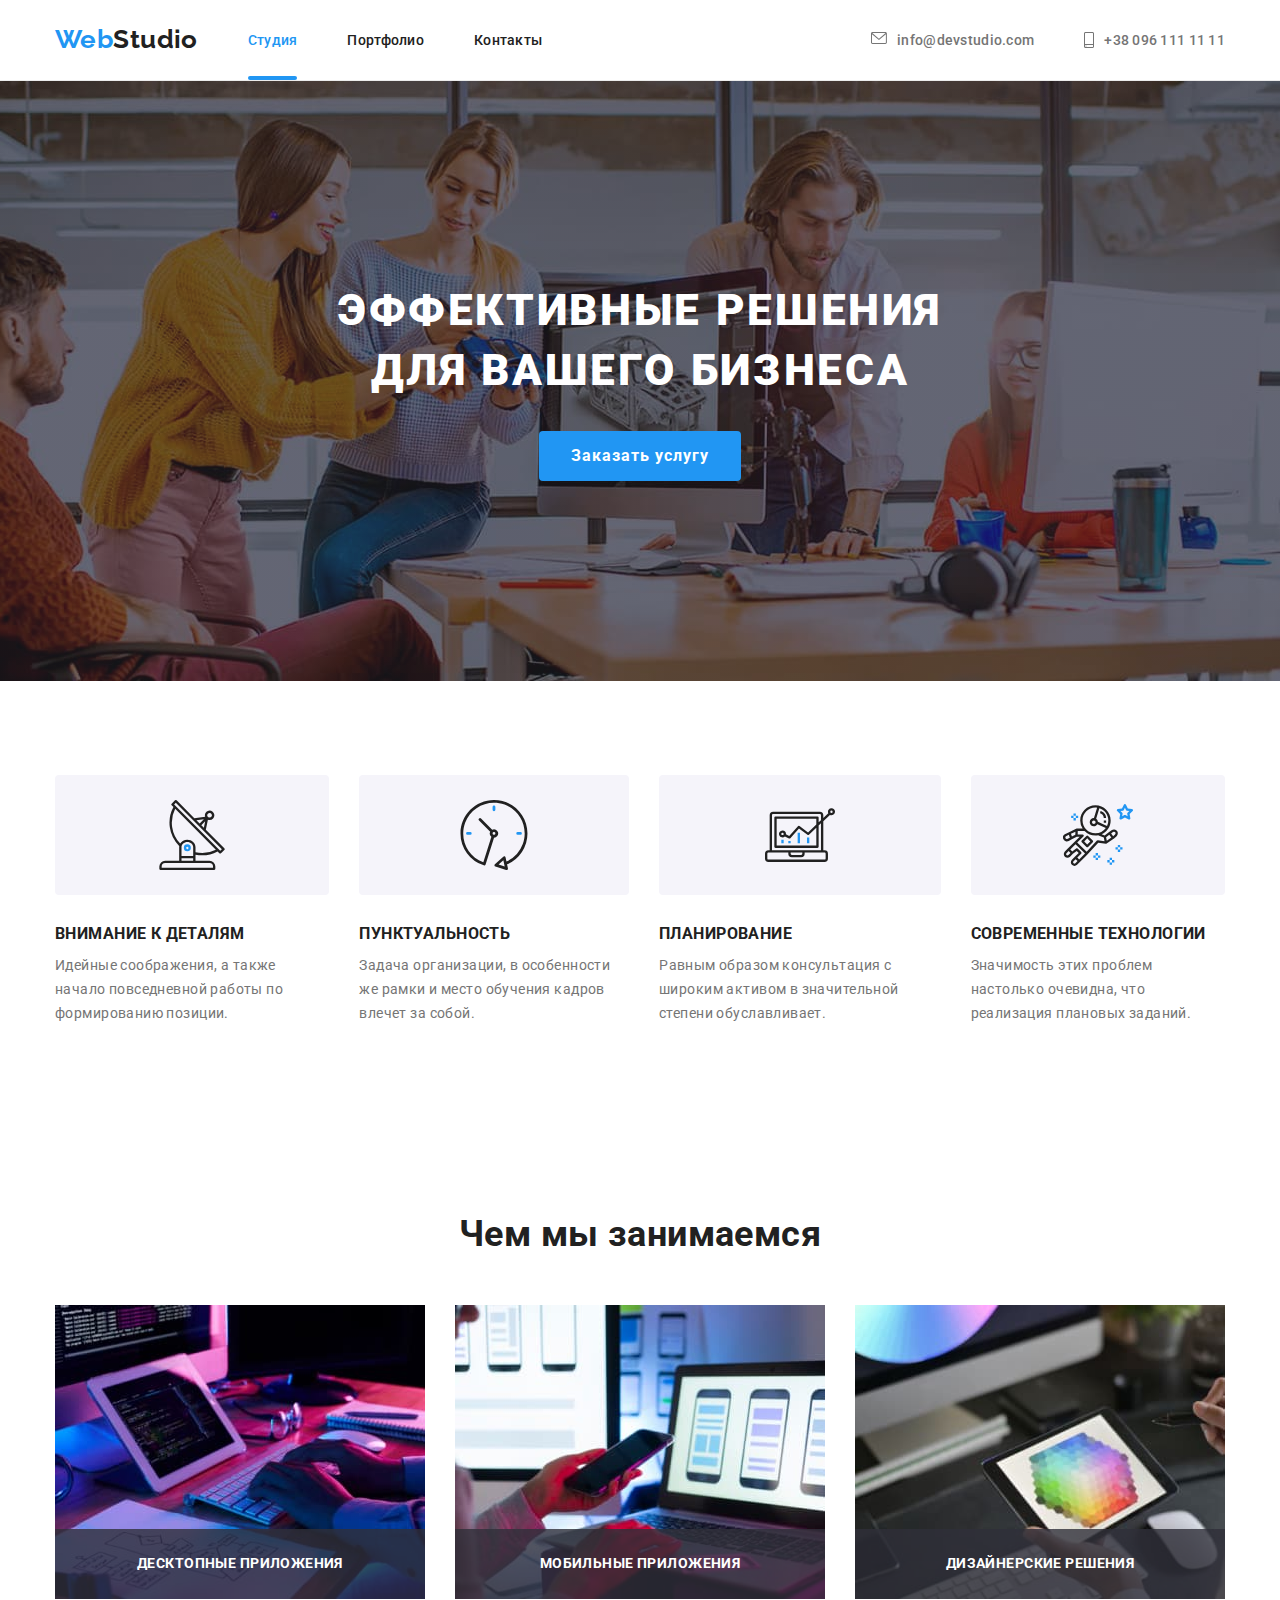
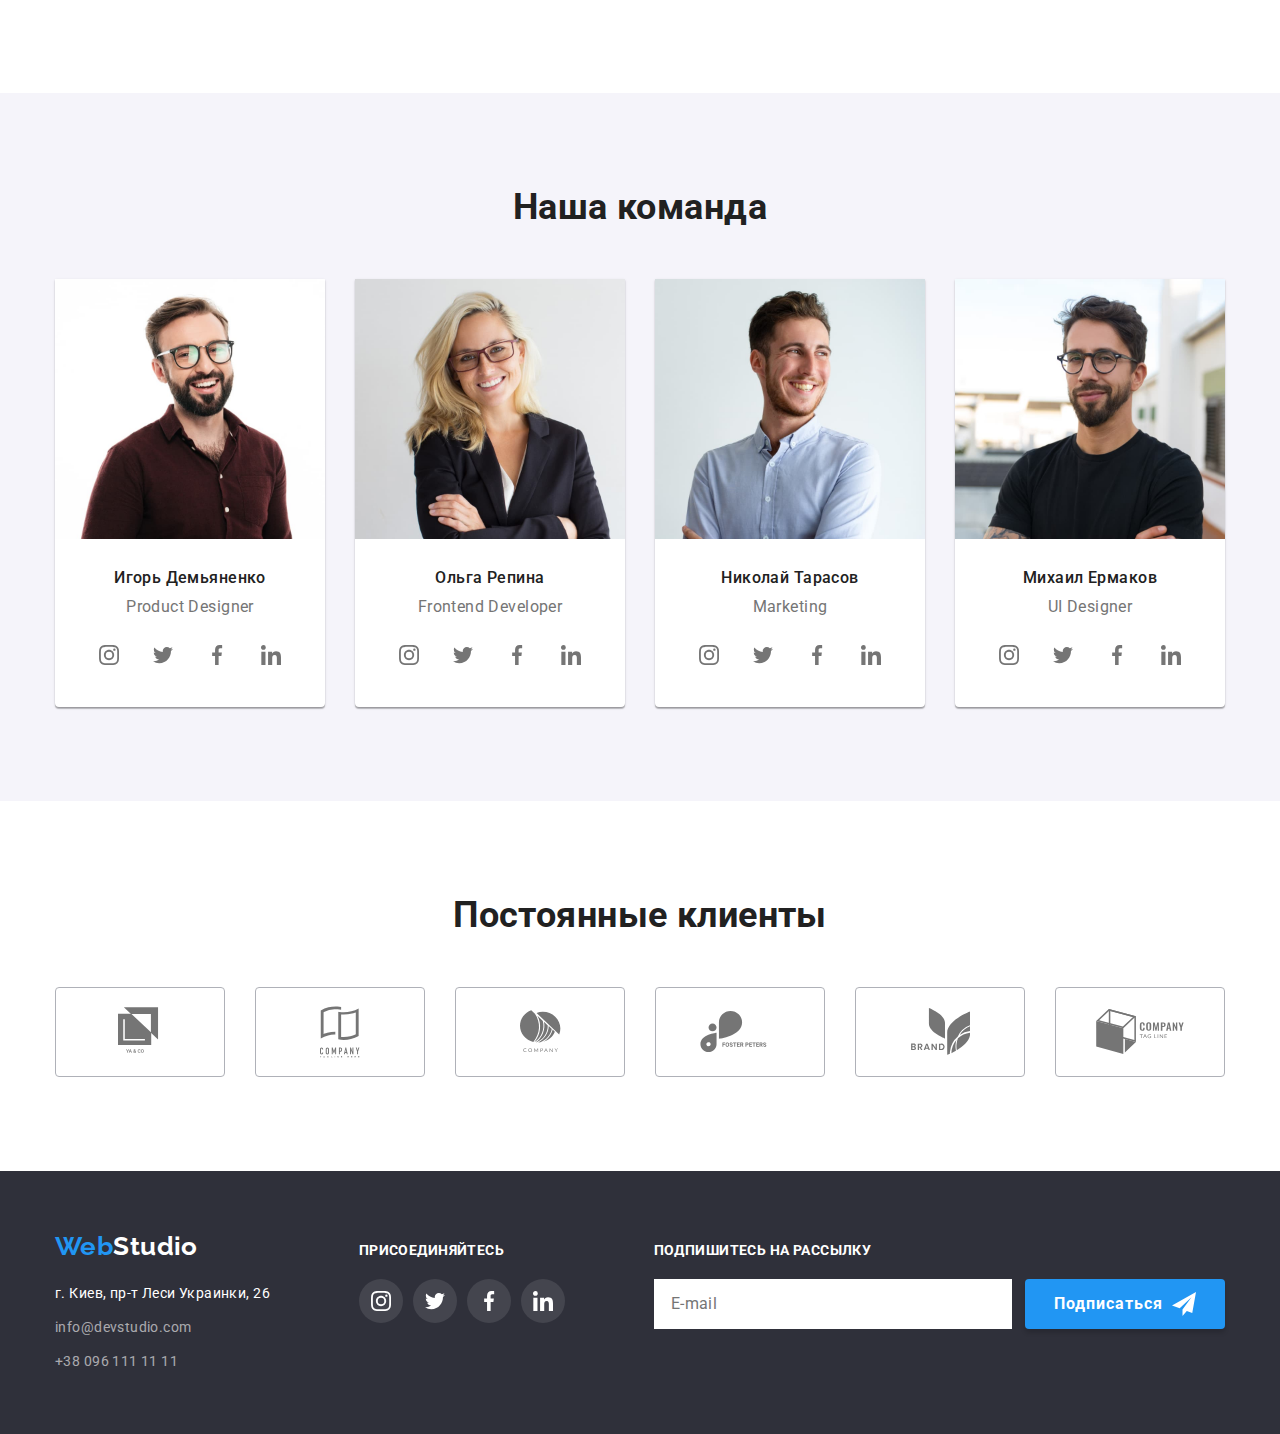
<file: index.html>
<!DOCTYPE html>
<html lang="ru">
  <head>
    <meta charset="UTF-8" />
    <meta name="viewport" content="width=device-width, initial-scale=1.0" />
    <title>Studio</title>
    <link href="https://fonts.googleapis.com/css2?family=Raleway:wght@400;700&family=Roboto:wght@400;500;700;900&display=swap" rel="stylesheet" />
    <link rel="stylesheet" href="https://cdnjs.cloudflare.com/ajax/libs/modern-normalize/1.0.0/modern-normalize.min.css" />
    <link rel="stylesheet" href="./css/styles.css" />
  </head>
  <body>
    <header class="header">
      <div class="container">
        <nav>
          <ul class="site-nav list">
            <li class="list-item logo-container">
              <a href="./index.html" class="logo"><span>Web</span>Studio</a>
            </li>
            <li class="list-item"><a href="./index.html" class="link current">студия</a></li>
            <li class="list-item"><a href="./portfolio.html" class="link">портфолио</a></li>
            <li class="list-item"><a href="#" class="link">контакты</a></li>
          </ul>
        </nav>
        <address class="header-address">
          <ul class="contacts list">
            <li class="list-item">
              <a href="mailto:info@devstudio.com" class="link link-message">
                <svg class="header-icon icon-message">
                  <use href="./images/icons/sprite.svg#icon-envelope"></use>
                </svg>
                info@devstudio.com
              </a>
            </li>
            <li class="list-item">
              <a href="tel:+380961111111" class="link link-phone">
                <svg class="header-icon icon-phone">
                  <use href="./images/icons/sprite.svg#icon-smartphone"></use>
                </svg>
                +38 096 111 11 11
              </a>
            </li>
          </ul>
        </address>
      </div>
    </header>
    <main class="studio-page">
      <section class="hero">
        <div class="container">
          <h1 class="hero-title">
            эффективные решения
            <br />
            для вашего бизнеса
          </h1>
          <div class="hero-btnblock">
            <button type="button" class="button primary" data-modal-open>Заказать услугу</button>
          </div>
        </div>
      </section>
      <section class="feature-block">
        <div class="container">
          <h2 class="section-title visually-hidden">Наши плюсы</h2>
          <ul class="feature-list list">
            <li class="feature-item">
              <div class="feature-iconblock">
                <svg class="feature-icon icon-antenna">
                  <use href="./images/icons/sprite.svg#icon-antenna"></use>
                </svg>
              </div>
              <h3 class="title">внимание к деталям</h3>
              <p class="text">идейные соображения, а также начало повседневной работы по формированию позиции.</p>
            </li>
            <li class="feature-item">
              <div class="feature-iconblock">
                <svg class="feature-icon icon-clock">
                  <use href="./images/icons/sprite.svg#icon-clock"></use>
                </svg>
              </div>
              <h3 class="title">пунктуальность</h3>
              <p class="text">задача организации, в особенности же рамки и место обучения кадров влечет за собой.</p>
            </li>
            <li class="feature-item">
              <div class="feature-iconblock">
                <svg class="feature-icon icon-diagram">
                  <use href="./images/icons/sprite.svg#icon-diagram"></use>
                </svg>
              </div>
              <h3 class="title">планирование</h3>
              <p class="text">равным образом консультация с широким активом в значительной степени обуславливает.</p>
            </li>
            <li class="feature-item">
              <div class="feature-iconblock">
                <svg class="feature-icon icon-astronaut">
                  <use href="./images/icons/sprite.svg#icon-astronaut"></use>
                </svg>
              </div>
              <h3 class="title">современные технологии</h3>
              <p class="text">значимость этих проблем настолько очевидна, что реализация плановых заданий.</p>
            </li>
          </ul>
        </div>
      </section>
      <section class="section our-job">
        <h2 class="section-title">чем мы занимаемся</h2>
        <div class="container">
          <ul class="list">
            <li class="our-job-item">
              <img src="./images/img_01.jpg" alt="Чем мы занимаемся 01" width="370" />
              <p class="img-overlay">Десктопные приложения</p>
            </li>
            <li class="our-job-item">
              <img src="./images/img_02.jpg" alt="Чем мы занимаемся 02" width="370" />
              <p class="img-overlay">Мобильные приложения</p>
            </li>
            <li class="our-job-item">
              <img src="./images/img_03.jpg" alt="Чем мы занимаемся 03" width="370" />
              <p class="img-overlay">Дизайнерские решения</p>
            </li>
          </ul>
        </div>
      </section>
      <section class="team-block">
        <div class="container">
          <h2 class="section-title">наша команда</h2>
          <ul class="list">
            <li class="employee-card">
              <div class="card-container">
                <img src="./images/employee_01.jpg" alt="Игорь Демьяненко" width="270" class="employee-img" />
                <h3 class="title">игорь демьяненко</h3>
                <p class="post">Product Designer</p>
                <ul class="employee-social">
                  <li class="employee-item">
                    <a href="" class="employee-link">
                      <svg class="employee-icon">
                        <use href="./images/icons/sprite.svg#icon-instagram"></use>
                      </svg>
                    </a>
                  </li>
                  <li class="employee-item">
                    <a href="" class="employee-link">
                      <svg class="employee-icon">
                        <use href="./images/icons/sprite.svg#icon-twitter"></use>
                      </svg>
                    </a>
                  </li>
                  <li class="employee-item">
                    <a href="" class="employee-link">
                      <svg class="employee-icon">
                        <use href="./images/icons/sprite.svg#icon-facebook"></use>
                      </svg>
                    </a>
                  </li>
                  <li class="employee-item">
                    <a href="" class="employee-link">
                      <svg class="employee-icon">
                        <use href="./images/icons/sprite.svg#icon-linkedin"></use>
                      </svg>
                    </a>
                  </li>
                </ul>
              </div>
            </li>
            <li class="employee-card">
              <div class="card-container">
                <img src="./images/employee_02.jpg" alt="Ольга Репина" width="270" class="employee-img" />
                <h3 class="title">ольга репина</h3>
                <p class="post">Frontend Developer</p>
                <ul class="employee-social">
                  <li class="employee-item">
                    <a href="" class="employee-link">
                      <svg class="employee-icon">
                        <use href="./images/icons/sprite.svg#icon-instagram"></use>
                      </svg>
                    </a>
                  </li>
                  <li class="employee-item">
                    <a href="" class="employee-link">
                      <svg class="employee-icon">
                        <use href="./images/icons/sprite.svg#icon-twitter"></use>
                      </svg>
                    </a>
                  </li>
                  <li class="employee-item">
                    <a href="" class="employee-link">
                      <svg class="employee-icon">
                        <use href="./images/icons/sprite.svg#icon-facebook"></use>
                      </svg>
                    </a>
                  </li>
                  <li class="employee-item">
                    <a href="" class="employee-link">
                      <svg class="employee-icon">
                        <use href="./images/icons/sprite.svg#icon-linkedin"></use>
                      </svg>
                    </a>
                  </li>
                </ul>
              </div>
            </li>
            <li class="employee-card">
              <div class="card-container">
                <img src="./images/employee_03.jpg" alt="Николай Тарасов" width="270" class="employee-img" />
                <h3 class="title">николай тарасов</h3>
                <p class="post">Marketing</p>
                <ul class="employee-social">
                  <li class="employee-item">
                    <a href="" class="employee-link">
                      <svg class="employee-icon">
                        <use href="./images/icons/sprite.svg#icon-instagram"></use>
                      </svg>
                    </a>
                  </li>
                  <li class="employee-item">
                    <a href="" class="employee-link">
                      <svg class="employee-icon">
                        <use href="./images/icons/sprite.svg#icon-twitter"></use>
                      </svg>
                    </a>
                  </li>
                  <li class="employee-item">
                    <a href="" class="employee-link">
                      <svg class="employee-icon">
                        <use href="./images/icons/sprite.svg#icon-facebook"></use>
                      </svg>
                    </a>
                  </li>
                  <li class="employee-item">
                    <a href="" class="employee-link">
                      <svg class="employee-icon">
                        <use href="./images/icons/sprite.svg#icon-linkedin"></use>
                      </svg>
                    </a>
                  </li>
                </ul>
              </div>
            </li>
            <li class="employee-card">
              <div class="card-container">
                <img src="./images/employee_04.jpg" alt="Михаил Ермаков" width="270" class="employee-img" />
                <h3 class="title">михаил ермаков</h3>
                <p class="post">UI Designer</p>
                <ul class="employee-social">
                  <li class="employee-item">
                    <a href="" class="employee-link">
                      <svg class="employee-icon">
                        <use href="./images/icons/sprite.svg#icon-instagram"></use>
                      </svg>
                    </a>
                  </li>
                  <li class="employee-item">
                    <a href="" class="employee-link">
                      <svg class="employee-icon">
                        <use href="./images/icons/sprite.svg#icon-twitter"></use>
                      </svg>
                    </a>
                  </li>
                  <li class="employee-item">
                    <a href="" class="employee-link">
                      <svg class="employee-icon">
                        <use href="./images/icons/sprite.svg#icon-facebook"></use>
                      </svg>
                    </a>
                  </li>
                  <li class="employee-item">
                    <a href="" class="employee-link">
                      <svg class="employee-icon">
                        <use href="./images/icons/sprite.svg#icon-linkedin"></use>
                      </svg>
                    </a>
                  </li>
                </ul>
              </div>
            </li>
          </ul>
        </div>
      </section>
      <section class="clients-block">
        <div class="container">
          <h2 class="section-title">постоянные клиенты</h2>
          <ul class="list clients-list">
            <li class="clients-item">
              <a href="#" class="client-link">
                <svg class="icon-client icon-logo-1">
                  <use href="./images/icons/sprite.svg#icon-logo-1"></use>
                </svg>
              </a>
            </li>
            <li class="clients-item">
              <a href="#" class="client-link">
                <svg class="icon-client icon-logo-2">
                  <use href="./images/icons/sprite.svg#icon-logo-2"></use>
                </svg>
              </a>
            </li>
            <li class="clients-item">
              <a href="#" class="client-link">
                <svg class="icon-client icon-logo-3">
                  <use href="./images/icons/sprite.svg#icon-logo-3"></use>
                </svg>
              </a>
            </li>
            <li class="clients-item">
              <a href="#" class="client-link">
                <svg class="icon-client icon-logo-4">
                  <use href="./images/icons/sprite.svg#icon-logo-4"></use>
                </svg>
              </a>
            </li>
            <li class="clients-item">
              <a href="#" class="client-link">
                <svg class="icon-client icon-logo-5">
                  <use href="./images/icons/sprite.svg#icon-logo-5"></use>
                </svg>
              </a>
            </li>
            <li class="clients-item">
              <a href="#" class="client-link">
                <svg class="icon-client icon-logo-6">
                  <use href="./images/icons/sprite.svg#icon-logo-6"></use>
                </svg>
              </a>
            </li>
          </ul>
        </div>
      </section>
    </main>
    <footer class="footer">
      <div class="container">
        <ul class="list footer-list">
          <li class="footer-item">
            <a href="./index.html" class="logo inverse"><span>Web</span>Studio</a>
            <address class="footer-address">
              <ul class="list">
                <li class="address-item"><p>г. Киев, пр-т Леси Украинки, 26</p></li>
                <li class="address-item"><a href="mailto:info@devstudio.com">info@devstudio.com</a></li>
                <li class="address-item"><a href="tel:+380961111111">+38 096 111 11 11</a></li>
              </ul>
            </address>
          </li>
          <li class="footer-item">
            <b class="join">Присоединяйтесь</b>
            <ul class="list social-list">
              <li class="social-item">
                <a href="" class="social-link link-instagram">
                  <svg class="icon-instagram">
                    <use href="./images/icons/sprite.svg#icon-instagram"></use>
                  </svg>
                </a>
              </li>
              <li class="social-item">
                <a href="#" class="social-link link-twitter">
                  <svg class="icon-twitter">
                    <use href="./images/icons/sprite.svg#icon-twitter"></use>
                  </svg>
                </a>
              </li>
              <li class="social-item">
                <a href="#" class="social-link link-facebook">
                  <svg class="icon-twitter icon-facebook">
                    <use href="./images/icons/sprite.svg#icon-facebook"></use>
                  </svg>
                </a>
              </li>
              <li class="social-item">
                <a href="#" class="social-link link-linkedin">
                  <svg class="icon-linkedin">
                    <use href="./images/icons/sprite.svg#icon-linkedin"></use>
                  </svg>
                </a>
              </li>
            </ul>
          </li>
          <li class="footer-item">
            <b class="join">Подпишитесь на рассылку</b>
            <form action="" class="footer-form">
              <input type="email" name="email" placeholder="E-mail" class="footer-input" />
              <button type="submit" class="button primary">
                Подписаться
                <svg class="icon-send">
                  <use href="./images/icons/sprite.svg#icon-send"></use>
                </svg>
              </button>
            </form>
          </li>
        </ul>
      </div>
    </footer>
    <div class="backdrop is-hidden" data-modal>
      <div class="modal">
        <form class="form-modal js-speaker-form" autocomplete="off">
          <h4 class="form-title">Оставьте свои данные, мы вам перезвоним</h4>
          <div class="form-field">
            <label for="name" class="label">Имя</label>
            <div class="input-icon">
              <input type="text" name="user-name" id="name" class="input" />
              <svg class="form-icon icon-person">
                <use href="./images/icons/sprite.svg#icon-person"></use>
              </svg>
            </div>
          </div>
          <div class="form-field">
            <label for="tel" class="label">Телефон</label>
            <div class="input-icon">
              <input type="tel" name="telephone" id="tel" class="input" />
              <svg class="form-icon icon-phone">
                <use href="./images/icons/sprite.svg#icon-phone"></use>
              </svg>
            </div>
          </div>
          <div class="form-field">
            <label for="email" class="label">Почта</label>
            <div class="input-icon">
              <input type="email" name="e-mail" id="email" class="input" />
              <svg class="form-icon icon-mail">
                <use href="./images/icons/sprite.svg#icon-mail"></use>
              </svg>
            </div>
          </div>
          <div class="form-field text-area-field">
            <label for="comment" class="label">Комментарий</label>
            <textarea name="comment" id="comment" class="textarea" placeholder="Введите текст"></textarea>
          </div>
          <div class="form-field checkbox-field">
            <label class="label label-rules">
              <input type="checkbox" name="policy" class="checkbox" />
              <span class="icon-checkbox"></span>
              Соглашаюсь с рассылкой и принимаю
              <a href="" class="conditions">Условия договора</a>
            </label>
          </div>
          <button type="submit" class="btn-submit">Отправить</button>
        </form>
        <button type="button" class="btn-close" data-modal-close>
          <svg class="icon-close">
            <use href="./images/icons/sprite.svg#icon-close"></use>
          </svg>
        </button>
      </div>
    </div>
    <script src="./script/modal.js"></script>
    <script>
      (() => {
        document.querySelector('.js-speaker-form').addEventListener('submit', e => {
          e.preventDefault();
          new FormData(e.currentTarget).forEach((value, name) => console.log(`${name}: ${value}`));
          e.currentTarget.reset();
        });
      })();
    </script>
  </body>
</html>
</file>
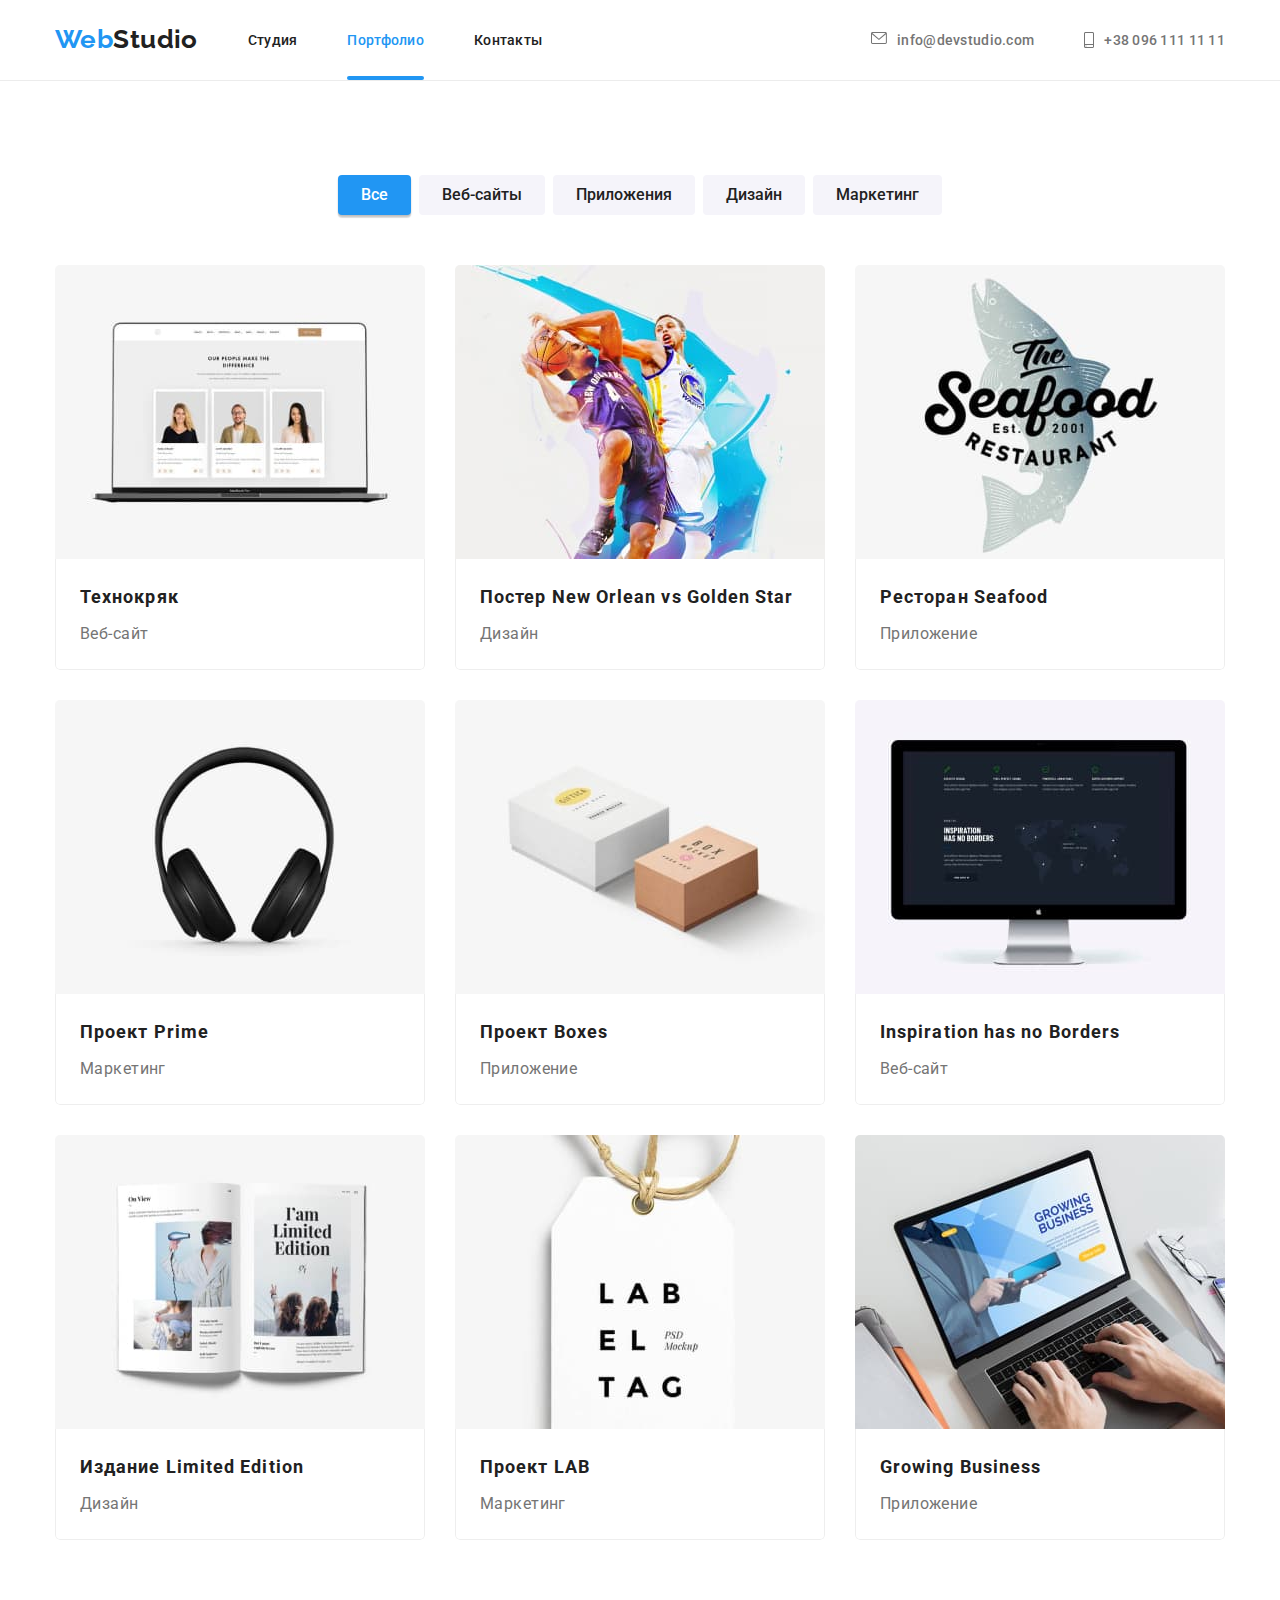
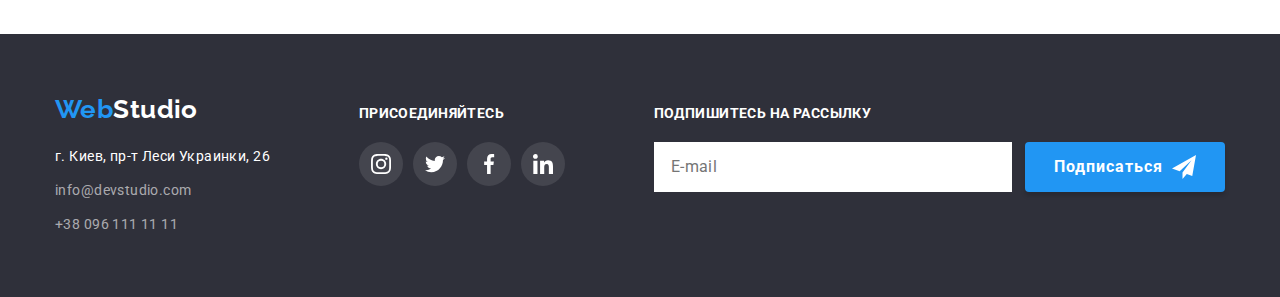
<file: portfolio.html>
<!DOCTYPE html>
<html lang="ru">
  <head>
    <meta charset="UTF-8" />
    <meta name="viewport" content="width=device-width, initial-scale=1.0" />
    <title>Portfolio</title>
    <link href="https://fonts.googleapis.com/css2?family=Raleway:wght@400;700&family=Roboto:wght@400;500;700;900&display=swap" rel="stylesheet" />
    <link rel="stylesheet" href="https://cdnjs.cloudflare.com/ajax/libs/modern-normalize/1.0.0/modern-normalize.min.css" />
    <link rel="stylesheet" href="./css/styles.css" />
  </head>
  <body>
    <header class="header">
      <div class="container">
        <nav>
          <ul class="site-nav list">
            <li class="list-item logo-container">
              <a href="./index.html" class="logo"><span>Web</span>Studio</a>
            </li>
            <li class="list-item"><a href="./index.html" class="link">студия</a></li>
            <li class="list-item"><a href="./portfolio.html" class="link current">портфолио</a></li>
            <li class="list-item"><a href="#" class="link">контакты</a></li>
          </ul>
        </nav>
        <address class="header-address">
          <ul class="contacts list">
            <li class="list-item">
              <a href="mailto:info@devstudio.com" class="link link-message">
                <svg class="header-icon icon-message">
                  <use href="./images/icons/sprite.svg#icon-envelope"></use>
                </svg>
                info@devstudio.com
              </a>
            </li>
            <li class="list-item">
              <a href="tel:+380961111111" class="link link-phone">
                <svg class="header-icon icon-phone">
                  <use href="./images/icons/sprite.svg#icon-smartphone"></use>
                </svg>
                +38 096 111 11 11
              </a>
            </li>
          </ul>
        </address>
      </div>
    </header>
    <main class="portfolio-page">
      <section class="portfolio">
        <div class="container">
          <h1 class="visually-hidden">Наше портфолио</h1>
          <ul class="filter list">
            <li class="filter-item">
              <button type="button" class="filter-button current">Все</button>
            </li>
            <li class="filter-item">
              <button type="button" class="filter-button">Веб-сайты</button>
            </li>
            <li class="filter-item">
              <button type="button" class="filter-button">Приложения</button>
            </li>
            <li class="filter-item">
              <button type="button" class="filter-button">Дизайн</button>
            </li>
            <li class="filter-item">
              <button type="button" class="filter-button">Маркетинг</button>
            </li>
          </ul>
          <ul class="card-list list">
            <li class="portfolio-card website">
              <a href="" class="portfolio-link">
                <div class="card-container">
                  <div class="imgblock">
                    <img src="./images/portfolio/img_01.jpg" alt="Технокряк" />
                    <div class="card-info">
                      <p class="info-text">
                        Технокряк это современная площадка распространения коронавируса. Компании используют эту платформу для цифрового шпионажа и
                        атак на защищённые сервера конкурентов.
                      </p>
                    </div>
                  </div>
                  <div class="card-content">
                    <h2 class="card-title">технокряк</h2>
                    <p class="card-text">веб-сайт</p>
                  </div>
                </div>
              </a>
            </li>
            <li class="portfolio-card design">
              <a href="#" class="portfolio-link">
                <div class="card-container">
                  <div class="imgblock">
                    <img src="./images/portfolio/img_02.jpg" alt="Постер New Orlean vs Golden Star" />
                    <div class="card-info">
                      <p class="info-text">
                        Технокряк это современная площадка распространения коронавируса. Компании используют эту платформу для цифрового шпионажа и
                        атак на защищённые сервера конкурентов.
                      </p>
                    </div>
                  </div>
                  <div class="card-content">
                    <h2 class="card-title">постер New Orlean vs Golden Star</h2>
                    <p class="card-text">дизайн</p>
                  </div>
                </div>
              </a>
            </li>
            <li class="portfolio-card application">
              <a href="#" class="portfolio-link">
                <div class="card-container">
                  <div class="imgblock">
                    <img src="./images/portfolio/img_03.jpg" alt="Проект Prime" />
                    <div class="card-info">
                      <p class="info-text">
                        Технокряк это современная площадка распространения коронавируса. Компании используют эту платформу для цифрового шпионажа и
                        атак на защищённые сервера конкурентов.
                      </p>
                    </div>
                  </div>
                  <div class="card-content">
                    <h2 class="card-title">ресторан Seafood</h2>
                    <p class="card-text">приложение</p>
                  </div>
                </div>
              </a>
            </li>
            <li class="portfolio-card marketing">
              <a href="#" class="portfolio-link">
                <div class="card-container">
                  <div class="imgblock">
                    <img src="./images/portfolio/img_04.jpg" alt="Проект Boxes" />
                    <div class="card-info">
                      <p class="info-text">
                        Технокряк это современная площадка распространения коронавируса. Компании используют эту платформу для цифрового шпионажа и
                        атак на защищённые сервера конкурентов.
                      </p>
                    </div>
                  </div>

                  <div class="card-content">
                    <h2 class="card-title">проект Prime</h2>
                    <p class="card-text">маркетинг</p>
                  </div>
                </div>
              </a>
            </li>
            <li class="portfolio-card application">
              <a href="#" class="portfolio-link">
                <div class="card-container">
                  <div class="imgblock">
                    <img src="./images/portfolio/img_05.jpg" alt="Ресторан Seafood" />
                    <div class="card-info">
                      <p class="info-text">
                        Технокряк это современная площадка распространения коронавируса. Компании используют эту платформу для цифрового шпионажа и
                        атак на защищённые сервера конкурентов.
                      </p>
                    </div>
                  </div>

                  <div class="card-content">
                    <h2 class="card-title">проект Boxes</h2>
                    <p class="card-text">приложение</p>
                  </div>
                </div>
              </a>
            </li>
            <li class="portfolio-card website">
              <a href="#" class="portfolio-link">
                <div class="card-container">
                  <div class="imgblock">
                    <img src="./images/portfolio/img_06.jpg" alt="Inspiration has no Borders" />
                    <div class="card-info">
                      <p class="info-text">
                        Технокряк это современная площадка распространения коронавируса. Компании используют эту платформу для цифрового шпионажа и
                        атак на защищённые сервера конкурентов.
                      </p>
                    </div>
                  </div>
                  <div class="card-content">
                    <h2 class="card-title">inspiration has no Borders</h2>
                    <p class="card-text">веб-сайт</p>
                  </div>
                </div>
              </a>
            </li>
            <li class="portfolio-card design">
              <a href="#" class="portfolio-link">
                <div class="card-container">
                  <div class="imgblock">
                    <img src="./images/portfolio/img_07.jpg" alt="Издание Limited Edition" />
                    <div class="card-info">
                      <p class="info-text">
                        Технокряк это современная площадка распространения коронавируса. Компании используют эту платформу для цифрового шпионажа и
                        атак на защищённые сервера конкурентов.
                      </p>
                    </div>
                  </div>
                  <div class="card-content">
                    <h2 class="card-title">издание Limited Edition</h2>
                    <p class="card-text">дизайн</p>
                  </div>
                </div>
              </a>
            </li>
            <li class="portfolio-card marketing">
              <a href="#" class="portfolio-link">
                <div class="card-container">
                  <div class="imgblock">
                    <img src="./images/portfolio/img_08.jpg" alt="Проект LAB" />
                    <div class="card-info">
                      <p class="info-text">
                        Технокряк это современная площадка распространения коронавируса. Компании используют эту платформу для цифрового шпионажа и
                        атак на защищённые сервера конкурентов.
                      </p>
                    </div>
                  </div>
                  <div class="card-content">
                    <h2 class="card-title">проект LAB</h2>
                    <p class="card-text">маркетинг</p>
                  </div>
                </div>
              </a>
            </li>
            <li class="portfolio-card application">
              <a href="#" class="portfolio-link">
                <div class="card-container">
                  <div class="imgblock">
                    <img src="./images/portfolio/img_09.jpg" alt="Growing Business" />
                    <div class="card-info">
                      <p class="info-text">
                        Технокряк это современная площадка распространения коронавируса. Компании используют эту платформу для цифрового шпионажа и
                        атак на защищённые сервера конкурентов.
                      </p>
                    </div>
                  </div>
                  <div class="card-content">
                    <h2 class="card-title">growing Business</h2>
                    <p class="card-text">приложение</p>
                  </div>
                </div>
              </a>
            </li>
          </ul>
        </div>
      </section>
    </main>
    <footer class="footer">
      <div class="container">
        <ul class="list footer-list">
          <li class="footer-item">
            <a href="./index.html" class="logo inverse"><span>Web</span>Studio</a>
            <address class="footer-address">
              <ul class="list">
                <li class="address-item"><p>г. Киев, пр-т Леси Украинки, 26</p></li>
                <li class="address-item"><a href="mailto:info@devstudio.com">info@devstudio.com</a></li>
                <li class="address-item"><a href="tel:+380961111111">+38 096 111 11 11</a></li>
              </ul>
            </address>
          </li>
          <li class="footer-item">
            <b class="join">Присоединяйтесь</b>
            <ul class="list social-list">
              <li class="social-item">
                <a href="" class="social-link link-instagram">
                  <svg class="icon-instagram">
                    <use href="./images/icons/sprite.svg#icon-instagram"></use>
                  </svg>
                </a>
              </li>
              <li class="social-item">
                <a href="#" class="social-link link-twitter">
                  <svg class="icon-twitter">
                    <use href="./images/icons/sprite.svg#icon-twitter"></use>
                  </svg>
                </a>
              </li>
              <li class="social-item">
                <a href="#" class="social-link link-facebook">
                  <svg class="icon-twitter icon-facebook">
                    <use href="./images/icons/sprite.svg#icon-facebook"></use>
                  </svg>
                </a>
              </li>
              <li class="social-item">
                <a href="#" class="social-link link-linkedin">
                  <svg class="icon-linkedin">
                    <use href="./images/icons/sprite.svg#icon-linkedin"></use>
                  </svg>
                </a>
              </li>
            </ul>
          </li>
          <li class="footer-item">
            <b class="join">Подпишитесь на рассылку</b>
            <form action="" class="footer-form">
              <input type="email" name="email" placeholder="E-mail" class="footer-input" />
              <button type="submit" class="button primary">
                Подписаться
                <svg class="icon-send">
                  <use href="./images/icons/sprite.svg#icon-send"></use>
                </svg>
              </button>
            </form>
          </li>
        </ul>
      </div>
    </footer>
    <script src="./script/filter.js"></script>
  </body>
</html>
</file>
<file: css/styles.css>
:root {
  --primary-text-color: #212121;
  --secondary-text-color: #757575;
  --hero-color: #c4c4c4;
  --footer-bg-color: #2f303a;
  --footer-text-color: rgba(255, 255, 255, 0.6);
  --accent-color: #2196f3;
  --accent-bg-info: rgba(33, 150, 243, 0.9);
  --white-color: #ffffff;
  --primary-background-color: #ffffff;
  --secondary-background-color: #f5f4fa;
  --border-color: #eeeeee;
  --header-line-color: #ececec;
  --social-bg-color: rgba(255, 255, 255, 0.1);
  --logo-color: #afb1b8;
  --overlay-bg-color: rgba(47, 48, 58, 0.8);
  --timing-func: cubic-bezier(0.4, 0, 0.2, 1);
  --form-text-color: rgba(117, 117, 117, 0.5);
  --input-border-color: rgba(33, 33, 33, 0.2);
}
html {
  box-sizing: border-box;
  height: 100%;
}
*,
*::after,
*::before {
  box-sizing: inherit;
  margin: 0;
  padding: 0;
}

body {
  background-color: var(--primary-background-color);
  color: var(--primary-text-color);
  font-family: 'Roboto', sans-serif;
  letter-spacing: 0.03em;
  font-size: 14px;
  display: flex;
  flex-direction: column;
  height: 100%;
}
/* начало болка прижимает футер к низу страници на случай если у нас будет мало контента, у мы не хотим видеть ниже футера пустоту */
/* так же необходимо задать height:100%; для body и html, и задать display: flex; flex-direction: column; для body */
header {
  /* 0 flex-grow, 0 flex-shrink, auto flex-basis */
  flex-grow: 0;
  flex-shrink: 0;
  flex-basis: auto;
}
main {
  /* 1 flex-grow, 0 flex-shrink, auto flex-basis */
  flex-grow: 1;
  flex-shrink: 0;
  flex-basis: auto;
}
footer {
  /* 0 flex-grow, 0 flex-shrink, auto flex-basis */
  flex-grow: 0;
  flex-shrink: 0;
  flex-basis: auto;
}
/* конец блока прижимает футер к низу страници на случай если у нас будет мало контента, у мы не хотим видеть ниже футера пустоту */
img {
  display: block;
  max-width: 100%;
  height: auto;
}
.visually-hidden {
  position: absolute;
  width: 1px;
  height: 1px;
  margin: -1px;
  border: 0;
  padding: 0;
  clip: rect(0 0 0 0);
  overflow: hidden;
}
.list {
  list-style: none;
}
.container {
  margin: 0 auto;
  width: 1200px;
  padding-left: 15px;
  padding-right: 15px;
  /* outline: 1px solid red; */
  /* background-color: green; */
}
/* header */
.header {
  display: flex;
  align-items: center;
  border-bottom: 1px solid var(--header-line-color);
}
.header .container {
  display: flex;
  justify-content: space-between;
}
.site-nav {
  display: flex;
  align-items: center;
}
.site-nav .list-item:not(:last-child) {
  margin-right: 50px;
}
.site-nav .logo-container {
  margin-right: 93px;
}
.logo {
  color: var(--primary-text-color);
  font-family: 'Raleway', sans-serif;
  font-weight: bold;
  font-size: 26px;
  line-height: 1.2;
  text-decoration: none;
}
.logo span {
  color: var(--accent-color);
}
.site-nav .link {
  position: relative;
  display: block;
  padding: 32px 0;
  color: var(--primary-text-color);
  font-weight: 500;
  line-height: 1.15;
  letter-spacing: 0.02em;
  text-decoration: none;
  text-transform: capitalize;
  transition: color 250ms var(--timing-func);
}
.site-nav .link.current {
  color: var(--accent-color);
}
.site-nav .link:hover,
.site-nav .link:focus {
  color: var(--accent-color);
}
.site-nav .link::after {
  content: '';
  position: absolute;
  bottom: 0;
  left: 0;
  display: none;
  width: 100%;
  height: 4px;
  border-radius: 2px;
  background-color: var(--accent-color);
}
.site-nav .link.current::after {
  display: block;
}

.header-address {
  font-style: normal;
  display: flex;
}
.contacts {
  display: flex;
  align-items: center;
}
.contacts .list-item:not(:last-child) {
  margin-right: 50px;
}
.contacts .link {
  display: inline-flex;
  padding: 32px 0;
  color: var(--secondary-text-color);
  font-weight: 500;
  line-height: 1.15;
  letter-spacing: 0.02em;
  text-decoration: none;
  transition: color 250ms var(--timing-func);
}
.contacts .link:hover,
.contacts .link:focus {
  color: var(--accent-color);
}
.header-icon {
  margin-right: 10px;
  fill: var(--secondary-text-color);
  transition: fill 250ms var(--timing-func);
}
.icon-message {
  width: 16px;
  height: 12px;
}
.icon-phone {
  width: 10px;
  height: 16px;
}
.link-message:hover .icon-message,
.link-message:focus .icon-message,
.link-phone:hover .icon-phone,
.link-phone:focus .icon-phone {
  fill: var(--accent-color);
}
/* main */

.hero {
  width: 100%;
  height: 600px;
  margin: 0 auto;
  display: flex;
  align-items: center;
  text-align: center;
  background-color: var(--hero-color);
  background-image: linear-gradient(to right, rgba(47, 48, 58, 0.4), rgba(47, 48, 58, 0.4)), url('../images/hero.jpg');
  background-repeat: no-repeat;
  background-size: cover;
  background-position: center;
}
.hero-title {
  color: var(--white-color);
  font-weight: 900;
  font-size: 44px;
  line-height: 1.36;
  letter-spacing: 0.06em;
  text-transform: uppercase;
  margin-bottom: 30px;
}
.hero .button {
  background-color: var(--secondary-background-color);
  color: var(--primary-text-color);
  font-weight: 700;
  font-size: 16px;
  line-height: 1.87;
  text-align: center;
  letter-spacing: 0.06em;
  min-width: 200px;
  height: 50px;
  text-decoration: none;
  border-radius: 4px;
  display: inline-block;
  padding: 10px 32px;
  border: none;
  outline: none;
  transition: background-color 250ms var(--timing-func), color 250ms var(--timing-func);
}

.button:hover,
.button:focus,
.button.primary {
  background-color: var(--accent-color);
  color: var(--white-color);
}
.button.primary:hover,
.button.primary:focus {
  background-color: var(--secondary-background-color);
  color: var(--accent-color);
}
/* feature-block*/
.feature-block {
  padding: 94px 0;
}
.section-title {
  font-weight: 700;
  font-size: 36px;
  line-height: 1.16;
  text-align: center;
  margin-bottom: 50px;
}
.section-title::first-letter {
  text-transform: uppercase;
}
.feature-list {
  display: flex;
}
.feature-item:not(:nth-child(4n)) {
  margin-right: 30px;
}
.feature-iconblock {
  margin-bottom: 30px;
  height: 120px;
  background-color: var(--secondary-background-color);
  border-radius: 4px;
  display: flex;
  justify-content: center;
  align-items: center;
}
.feature-icon {
  width: 70px;
  height: 70px;
}
.feature-list .title {
  font-weight: 700;
  line-height: 1.14;
  text-transform: uppercase;
  margin-bottom: 10px;
}
.feature-list .text {
  color: var(--secondary-text-color);
  line-height: 1.71;
}
.feature-list .text::first-letter {
  text-transform: uppercase;
}
/* our-job */
.our-job {
  padding: 94px 0;
}
.our-job .container {
  display: flex;
  flex-wrap: wrap;
}
.our-job .list {
  display: flex;
}
.our-job-item {
  position: relative;
}
.our-job-item:not(:nth-child(3n)) {
  margin-right: 30px;
}
.our-job-item:not(:nth-last-child(-n + 3)) {
  margin-bottom: 1em;
}
/* это работает коректно когда у нас число картинок кратное 3
если их количество не кратно 3 то появляються баги*/
.img-overlay {
  position: absolute;
  bottom: 0;
  left: 0;
  right: 0;
  padding: 27px 0;
  background-color: var(--overlay-bg-color);
  font-weight: 700;
  line-height: 1.14;
  text-align: center;
  text-transform: uppercase;
  color: var(--white-color);
}
/* team-block */
.team-block {
  background-color: var(--secondary-background-color);
  padding: 94px 0;
}
.team-block .list {
  display: flex;
  justify-content: space-between;
  flex-wrap: wrap;
}
.employee-card:not(:nth-last-child(-n + 4)) {
  margin-bottom: 1em;
}
/* это работает коректно когда у нас число картинок кратное 4
если их количество не кратно 4 то появляються баги*/
.team-block .card-container {
  background: var(--primary-background-color);
  box-shadow: 0px 1px 3px rgba(0, 0, 0, 0.12), 0px 1px 1px rgba(0, 0, 0, 0.14), 0px 2px 1px rgba(0, 0, 0, 0.2);
  border-radius: 0px 0px 4px 4px;
  padding-bottom: 30px;
}
.team-block .employee-img {
  margin-bottom: 30px;
}
.team-block .title {
  font-weight: 500;
  font-size: 16px;
  line-height: 1.18;
  text-align: center;
  text-transform: capitalize;
  margin-bottom: 10px;
}
.post {
  color: var(--secondary-text-color);
  font-size: 16px;
  line-height: 1.18;
  text-align: center;
  margin-bottom: 16px;
}
.employee-social {
  list-style: none;
  display: flex;
  justify-content: center;
}
.employee-item:not(:nth-child(4)) {
  margin-right: 10px;
}
.employee-link {
  display: flex;
  width: 44px;
  height: 44px;
  color: var(--secondary-text-color);
  background-color: var(--white-color);
  border-radius: 50%;
  background-repeat: no-repeat;
  background-position: center;
  justify-content: center;
  align-items: center;
  transition: background-color 250ms var(--timing-func);
}
.employee-link:hover,
.employee-link:focus {
  background-color: var(--accent-color);
}
.employee-icon,
.employee-icon {
  width: 20px;
  height: 20px;
  fill: currentColor;
  transition: fill 250ms var(--timing-func);
}
.employee-link:hover .employee-icon,
.employee-link:focus .employee-icon {
  fill: var(--white-color);
}
/* clients-block */
.clients-block {
  padding: 94px 0;
}
.clients-list {
  display: flex;
  justify-content: space-between;
}
.client-link {
  display: flex;
  align-items: center;
  justify-content: center;
  border: 1px solid var(--logo-color);
  border-radius: 4px;
  width: 170px;
  height: 90px;
  color: var(--secondary-text-color);
  transition: border-color 250ms var(--timing-func);
}
.client-link:hover,
.client-link:focus {
  border: 1px solid var(--accent-color);
}

.icon-client {
  fill: currentColor;
  transition: fill 250ms var(--timing-func);
}
.icon-logo-1 {
  width: 44.27px;
  height: 49.23px;
}
.icon-logo-2 {
  width: 40px;
  height: 52px;
}
.icon-logo-3 {
  width: 41px;
  height: 42.6px;
}
.icon-logo-4 {
  width: 79.66px;
  height: 42.02px;
}
.icon-logo-5 {
  width: 59px;
  height: 47px;
}
.icon-logo-6 {
  width: 88.48px;
  height: 45.44px;
}
.client-link:hover .icon-client,
.client-link:focus .icon-client {
  fill: var(--accent-color);
}
/* footer */
.footer {
  background-color: var(--footer-bg-color);
  color: var(--white-color);
  padding: 60px 0;
}
.footer-list {
  display: flex;
  align-items: baseline;
  justify-content: space-between;
}
.logo.inverse {
  color: var(--white-color);
  display: inline-block;
  margin-bottom: 20px;
}
.footer-address {
  font-style: normal;
}
.footer-address .address-item:not(:last-child) {
  margin-bottom: 10px;
}
.address-item p {
  line-height: 1.71;
}
.address-item a {
  color: var(--footer-text-color);
  line-height: 1.71;
  text-decoration: none;
}
.join {
  font-weight: 700;
  line-height: 1.14;
  text-transform: uppercase;
  display: inline-block;
  margin-bottom: 20px;
}
.social-list {
  display: flex;
}
.social-item:not(:nth-child(4)) {
  margin-right: 10px;
}
.social-link {
  display: flex;
  width: 44px;
  height: 44px;
  color: var(--white-color);
  background-color: var(--social-bg-color);
  border-radius: 50%;
  background-repeat: no-repeat;
  background-position: center;
  justify-content: center;
  align-items: center;
  transition: background-color 250ms var(--timing-func);
}
.social-link:hover,
.social-link:focus {
  background-color: var(--accent-color);
}
.icon-instagram,
.icon-twitter,
.icon-facebook,
.icon-linkedin {
  width: 20px;
  height: 20px;
  fill: currentColor;
}
/* footer form */
.footer-input {
  width: 358px;
  height: 50px;
  padding: 15px 16px;
  outline: none;
  border: 1px solid rgba(255, 255, 255, 0.3);
  font-size: 16px;
  line-height: 1.25;
  letter-spacing: 0.03em;
  color: var(--footer-text-color);
  display: inline-flex;
  margin-right: 10px;
}
.footer-form .button {
  width: 200px;
  height: 50px;
  padding: 10px 29px;
  border-radius: 4px;
  box-shadow: 0px 4px 4px rgba(0, 0, 0, 0.15);
  font-size: 16px;
  line-height: 1.87;
  font-weight: 700;
  letter-spacing: 0.06em;
  text-align: left;
  border: none;
  display: inline-flex;
  justify-content: space-between;
  align-items: center;
}
.icon-send {
  width: 24px;
  height: 24px;
  fill: currentColor;
}
/* portfolio.html */
.portfolio-header {
  border-bottom: 1px solid var(--portfolio-header-line-color);
}
.portfolio-page {
  margin-top: 94px;
  margin-bottom: 94px;
}
.filter {
  display: flex;
  justify-content: center;
  margin-bottom: 50px;
}
.filter .filter-item:not(:last-child) {
  margin-right: 8px;
}
.filter-button {
  background-color: var(--secondary-background-color);
  border: 1px solid transparent;
  outline: none;
  border-radius: 4px;
  color: var(--primary-text-color);
  font-weight: 500;
  font-size: 16px;
  line-height: 1.62;
  text-align: center;
  padding: 6px 22px;
  cursor: pointer;
  transition: background-color 250ms var(--timing-func), color 250ms var(--timing-func), box-shadow 250ms var(--timing-func);
}
.filter-button:hover,
.filter-button:focus {
  background-color: var(--accent-color);
  color: var(--white-color);
  box-shadow: 0px 3px 1px rgba(0, 0, 0, 0.1), 0px 1px 2px rgba(0, 0, 0, 0.08), 0px 2px 2px rgba(0, 0, 0, 0.12);
}
.filter-button.current {
  background-color: var(--accent-color);
  color: var(--white-color);
  box-shadow: 0px 3px 1px rgba(0, 0, 0, 0.1), 0px 1px 2px rgba(0, 0, 0, 0.08), 0px 2px 2px rgba(0, 0, 0, 0.12);
}
.card-list {
  display: flex;
  flex-wrap: wrap;
  margin: -15px;
}
.portfolio-card {
  width: calc((100% - 90px) / 3);
  margin: 15px;
}
/* .portfolio-card:not(:nth-child(3n)) {
  margin-right: 30px;
}
.portfolio-card:not(:nth-last-child(-n + 3)) {
  margin-bottom: 30px;
} */
.portfolio-link {
  display: block;
  text-decoration: none;
  transition: box-shadow 250ms var(--timing-func);
}

.portfolio-link:hover .card-container,
.portfolio-link:focus .card-container {
  box-shadow: 0px 1px 1px rgba(0, 0, 0, 0.12), 0px 4px 4px rgba(0, 0, 0, 0.06), 1px 4px 6px rgba(0, 0, 0, 0.16);
}
.card-container {
  background: var(--primary-background-color);
  border-radius: 5px;
  overflow: hidden;
}

.card-content {
  padding: 20px 24px;
  border-left: 1px solid var(--border-color);
  border-bottom: 1px solid var(--border-color);
  border-right: 1px solid var(--border-color);
  border-bottom-left-radius: 5px;
  border-bottom-right-radius: 5px;
}
.card-title {
  color: var(--primary-text-color);
  font-weight: 700;
  font-size: 18px;
  line-height: 2;
  letter-spacing: 0.06em;
  margin-bottom: 4px;
}
.card-title::first-letter {
  text-transform: uppercase;
}
.card-text {
  color: var(--secondary-text-color);
  font-size: 16px;
  line-height: 1.87;
}
.card-text::first-letter {
  text-transform: uppercase;
}
.imgblock {
  position: relative;
  overflow: hidden;
}
.card-info {
  position: absolute;
  top: 0;
  left: 0;
  right: 0;
  min-height: 294px;
  background-color: var(--accent-bg-info);
  border-top-left-radius: 5px;
  border-top-right-radius: 5px;
  padding: 63px 24px;
  transform: translateY(100%);
  opacity: 0;
  transition: transform 250ms var(--timing-func), opacity 250ms var(--timing-func);
}
.portfolio-link:hover .card-info,
.portfolio-link:focus .card-info {
  opacity: 1;
  transform: translateY(0%);
}
.info-text {
  font-size: 18px;
  line-height: 1.56;
  color: var(--white-color);
}
/* модальное окно */
.backdrop {
  position: fixed;
  top: 0;
  left: 0;
  width: 100%;
  height: 100%;
  background: rgba(0, 0, 0, 0.2);
  opacity: 1;
  transition: opacity 250ms var(--timing-func);
}
.backdrop.is-hidden {
  opacity: 0;
  pointer-events: none;
  /* visibility: hidden; */
}
.backdrop.is-hidden .modal {
  transform: translate(-50%, -50%) scale(0.9);
}
.modal {
  position: absolute;
  top: 50%;
  left: 50%;
  width: 528px;
  background-color: var(--white-color);
  box-shadow: 0px 1px 3px rgba(0, 0, 0, 0.12), 0px 1px 1px rgba(0, 0, 0, 0.14), 0px 2px 1px rgba(0, 0, 0, 0.2);
  border-radius: 4px;
  padding: 40px;
  transform: translate(-50%, -50%) scale(1);
  transition: transform 250ms var(--timing-func);
}
.form-modal {
  width: 100%;
}
.form-title {
  font-weight: 700;
  font-size: 20px;
  line-height: 1.15;
  text-align: center;
  color: var(--primary-text-color);
  margin-bottom: 12px;
}
.form-field {
  margin-bottom: 10px;
  display: flex;
  flex-direction: column;
}
.input-icon {
  position: relative;
  display: flex;
  flex-direction: column;
}
.text-area-field {
  margin-bottom: 20px;
}
.label {
  margin-bottom: 4px;
  font-family: Roboto;
  font-size: 12px;
  line-height: 1.16;
  letter-spacing: 0.01em;
  color: var(--secondary-text-color);
}
.input {
  margin: 0;
  padding: 11px 12px;
  height: 40px;
  border: 1px solid var(--input-border-color);
  border-radius: 4px;
  font-size: 14px;
  line-height: 1.16;
  letter-spacing: 0.01em;
  padding-left: 42px;
  outline: none;
}
.input:focus {
  border: 1px solid var(--accent-color);
}
.form-icon {
  position: absolute;
  top: 50%;
  left: 12px;
  transform: translateY(-50%);
  fill: var(--primary-text-color);
  width: 18px;
  height: 18px;
}
.input:focus ~ .form-icon {
  fill: var(--accent-color);
}
.textarea {
  resize: none;
  height: 120px;
  padding: 12px 16px;
  border: 1px solid var(--input-border-color);
  border-radius: 4px;
  outline: none;
}
.textarea:focus {
  border: 1px solid var(--accent-color);
}
.textarea::placeholder {
  font-size: 12px;
  line-height: 1.16;
  letter-spacing: 0.01em;
  color: var(--form-text-color);
}
.checkbox-field {
  margin-bottom: 30px;
  display: flex;
  flex-direction: row;
  justify-content: center;
  align-items: center;
}

.label-rules {
  display: flex;
  align-items: center;
  font-size: 14px;
  line-height: 1.71;
  letter-spacing: 0.03em;
}
.label-rules a {
  color: var(--accent-color);
  text-decoration: underline;
}
.label-rules a:visited {
  color: var(--accent-color);
  text-decoration: underline;
}
.checkbox {
  /* -webkit-appearance: none;
  -moz-appearance: none;
  appearance: none;
  position: absolute; */
  position: absolute;
  width: 1px;
  height: 1px;
  margin: -1px;
  border: 0;
  padding: 0;
  clip: rect(0 0 0 0);
  overflow: hidden;
}
.icon-checkbox {
  width: 16px;
  height: 15px;
  border: 2px solid var(--primary-text-color);
  border-radius: 2px;
  margin-right: 7px;
}
.checkbox:checked + .icon-checkbox {
  background-color: var(--accent-color);
  border: 2px solid var(--accent-color);
  background-image: url('../images/icons/icon_check.svg');
  background-origin: border-box;
}
.btn-submit {
  display: block;
  margin: 0 auto;
  width: 200px;
  height: 50px;
  padding: 10px 55px;
  background-color: var(--accent-color);
  border: none;
  border-radius: 4px;
  box-shadow: 0px 4px 4px rgba(0, 0, 0, 0.15);
  font-size: 16px;
  line-height: 1.87;
  font-weight: 700;
  letter-spacing: 0.06em;
  color: var(--white-color);
  transition: background-color 250ms var(--timing-func);
}
.btn-submit:hover {
  background-color: #188ce8;
}
.btn-close {
  position: absolute;
  top: 8px;
  right: 8px;
  width: 30px;
  height: 30px;
  border: 1px solid rgba(0, 0, 0, 0.1);
  border-radius: 50%;
  background-color: var(--white-color);
  cursor: pointer;
}

.icon-close {
  position: absolute;
  top: 50%;
  left: 50%;
  transform: translate(-50%, -50%);
  width: 18px;
  height: 18px;
  fill: #000000;
  transition: fill 250ms var(--timing-func);
}
.btn-close:hover .icon-close {
  fill: var(--accent-color);
}
/* модальное окно */
/* этот класс нужен для фильтра, и присваиваеться он только в джава скрипте */
.card-invisible {
  display: none;
}
/* конец блока стилей */
</file>
